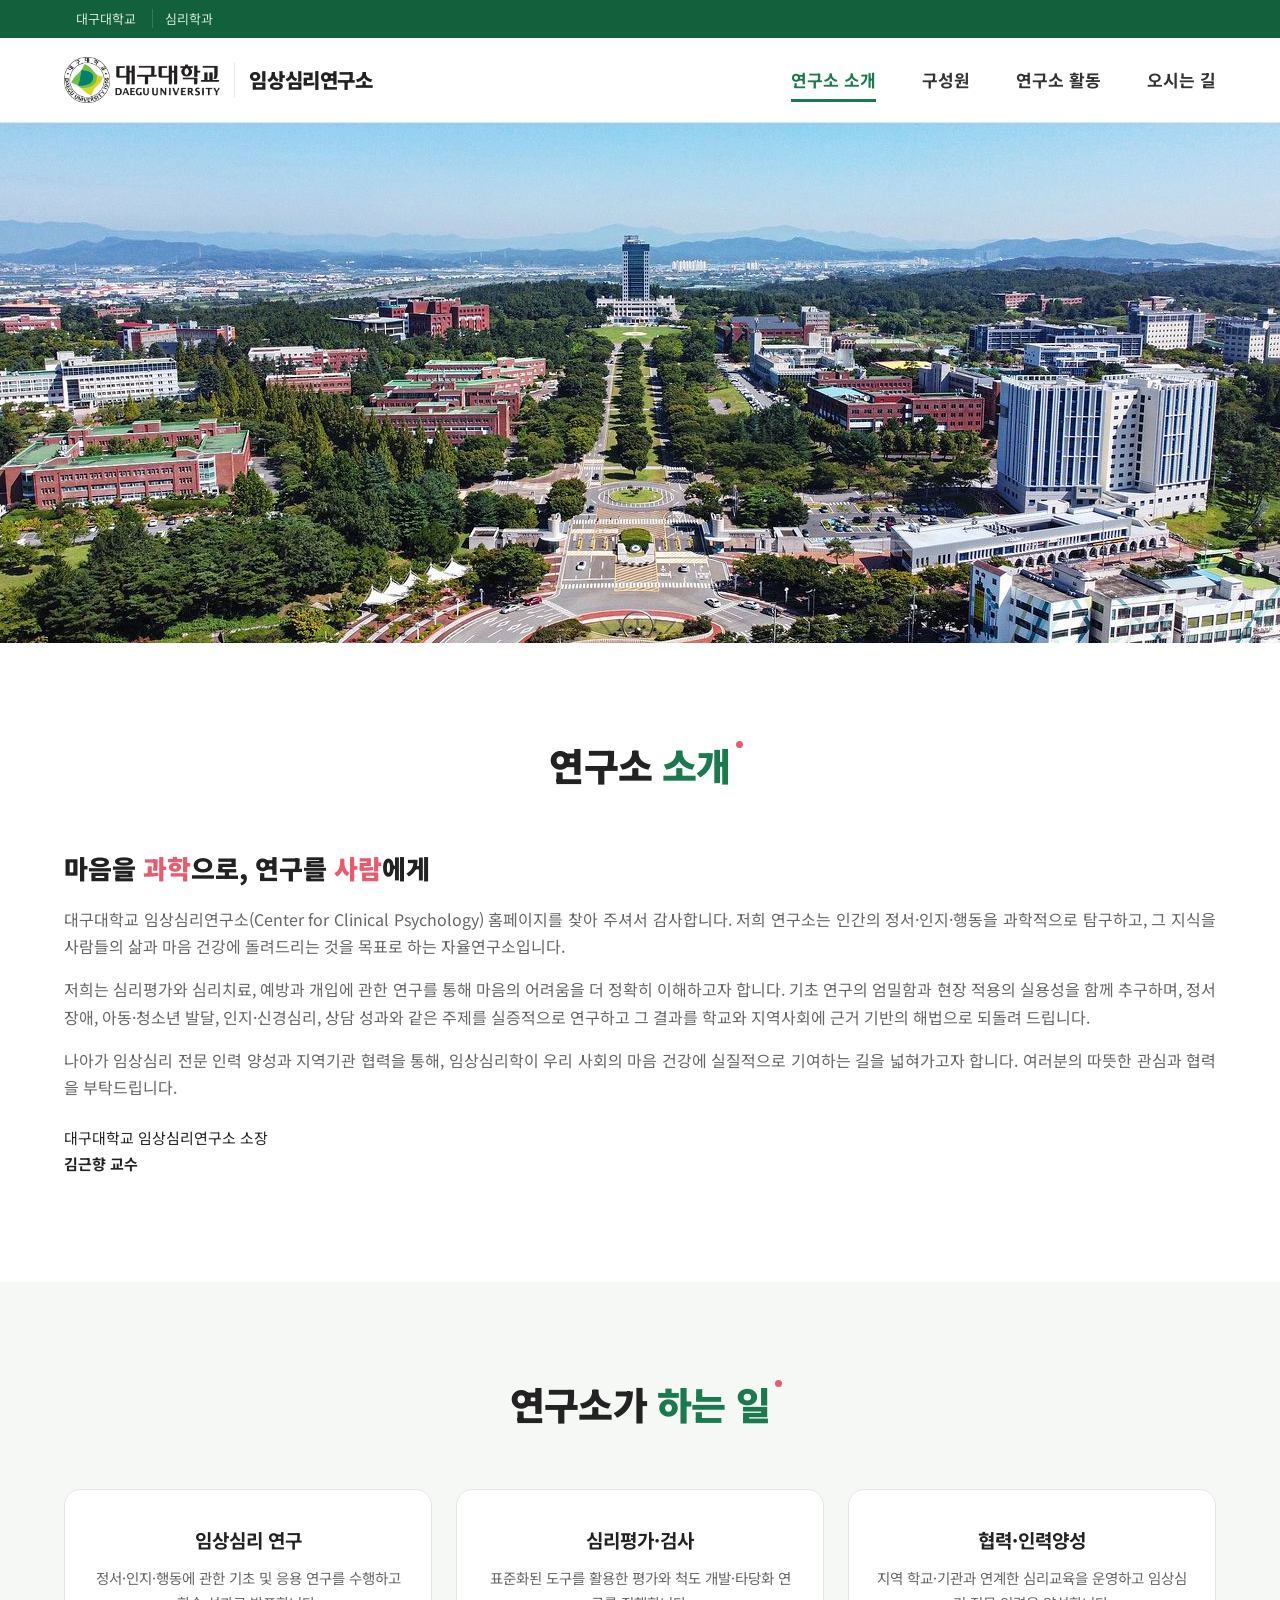
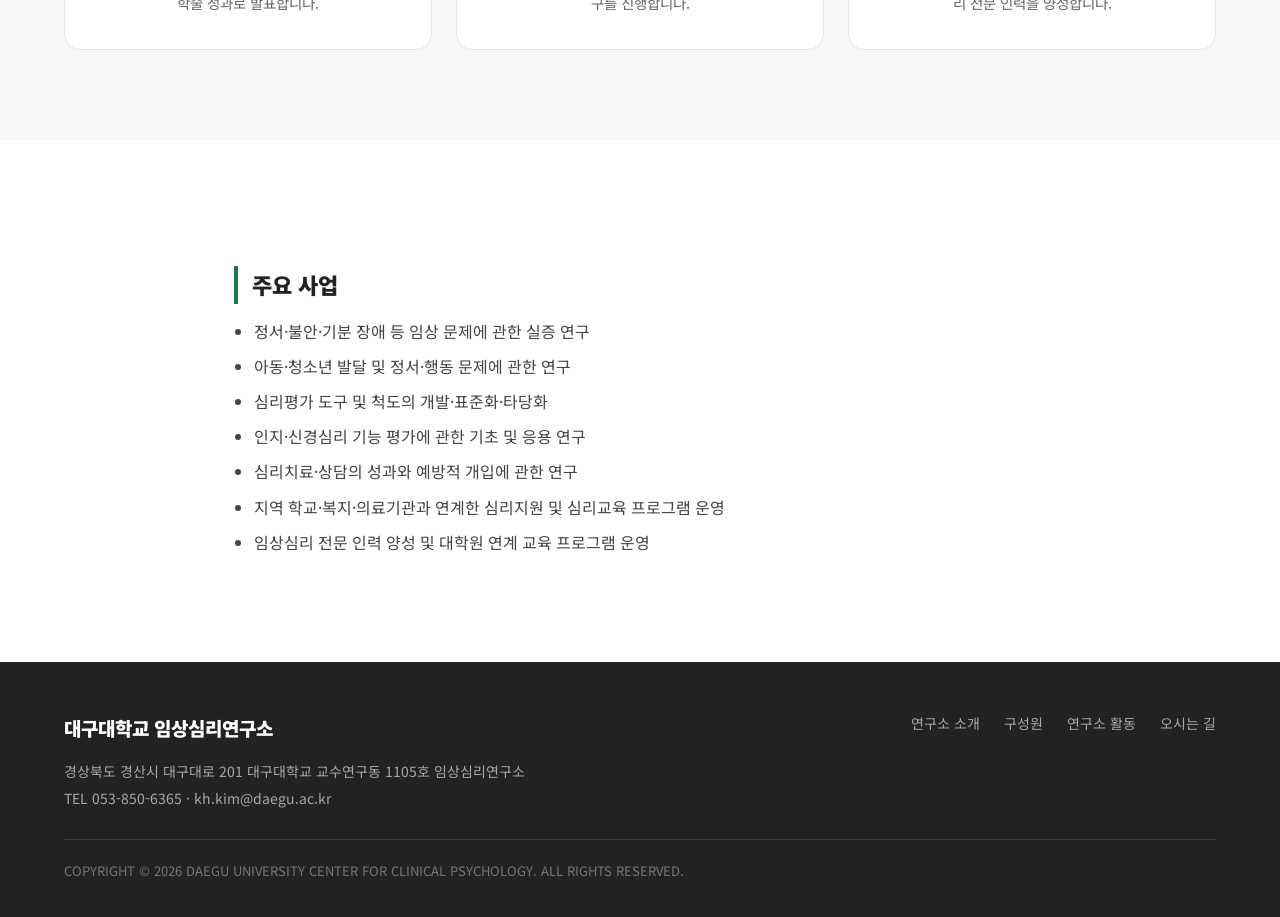
<file: index.html>
<!DOCTYPE html>
<html lang="ko">
<head>
<meta charset="UTF-8">
<meta name="viewport" content="width=device-width, initial-scale=1.0">
<title>대구대학교 임상심리연구소 | 연구소 소개</title>
<meta name="description" content="대구대학교 자율연구소. 건강한 마음을 위한 과학적 연구가 이루어지는 곳.">
<link rel="preconnect" href="https://fonts.googleapis.com">
<link rel="preconnect" href="https://fonts.gstatic.com" crossorigin>
<link href="https://fonts.googleapis.com/css2?family=Black+Han+Sans&family=Noto+Sans+KR:wght@300;400;500;700;900&display=swap" rel="stylesheet">
<link rel="stylesheet" href="style.css?v=3">
</head>
<body>

<div id="site-header"></div>

<!-- 히어로 (메인 이미지) -->
<section class="hero hero-img" style="background-image:url('메인.jpg')"></section>

<!-- 인사말 / 소개 -->
<section class="block">
  <div class="wrap">
    <div class="sec-head">
      <h2>연구소 <span class="g">소개</span></h2>
    </div>
    <div class="intro-grid" style="grid-template-columns:1fr">
      <div class="intro-text">
        <h3>마음을 <span class="c">과학</span>으로, 연구를 <span class="c">사람</span>에게</h3>
        <p>대구대학교 임상심리연구소(Center for Clinical Psychology) 홈페이지를 찾아 주셔서
           감사합니다. 저희 연구소는 인간의 정서·인지·행동을 과학적으로 탐구하고, 그 지식을
           사람들의 삶과 마음 건강에 돌려드리는 것을 목표로 하는 자율연구소입니다.</p>
        <p>저희는 심리평가와 심리치료, 예방과 개입에 관한 연구를 통해 마음의 어려움을 더 정확히
           이해하고자 합니다. 기초 연구의 엄밀함과 현장 적용의 실용성을 함께 추구하며, 정서장애,
           아동·청소년 발달, 인지·신경심리, 상담 성과와 같은 주제를 실증적으로 연구하고 그 결과를
           학교와 지역사회에 근거 기반의 해법으로 되돌려 드립니다.</p>
        <p>나아가 임상심리 전문 인력 양성과 지역기관 협력을 통해, 임상심리학이 우리 사회의 마음
           건강에 실질적으로 기여하는 길을 넓혀가고자 합니다. 여러분의 따뜻한 관심과 협력을
           부탁드립니다.</p>
        <p class="sign">대구대학교 임상심리연구소 소장<br><strong>김근향 교수</strong></p>
      </div>
    </div>
  </div>
</section>

<!-- 하는 일 -->
<section class="block alt">
  <div class="wrap">
    <div class="sec-head">
      <h2>연구소가 <span class="g">하는 일</span></h2>
    </div>
    <div class="mission-grid">
      <div class="mission-card"><h3>임상심리 연구</h3><p>정서·인지·행동에 관한 기초 및 응용 연구를 수행하고 학술 성과로 발표합니다.</p></div>
      <div class="mission-card"><h3>심리평가·검사</h3><p>표준화된 도구를 활용한 평가와 척도 개발·타당화 연구를 진행합니다.</p></div>
      <div class="mission-card"><h3>협력·인력양성</h3><p>지역 학교·기관과 연계한 심리교육을 운영하고 임상심리 전문 인력을 양성합니다.</p></div>
    </div>
  </div>
</section>

<!-- 주요 사업 (자유 서술) -->
<section class="block">
  <div class="wrap prose">
    <h3>주요 사업</h3>
    <ul>
      <li>정서·불안·기분 장애 등 임상 문제에 관한 실증 연구</li>
      <li>아동·청소년 발달 및 정서·행동 문제에 관한 연구</li>
      <li>심리평가 도구 및 척도의 개발·표준화·타당화</li>
      <li>인지·신경심리 기능 평가에 관한 기초 및 응용 연구</li>
      <li>심리치료·상담의 성과와 예방적 개입에 관한 연구</li>
      <li>지역 학교·복지·의료기관과 연계한 심리지원 및 심리교육 프로그램 운영</li>
      <li>임상심리 전문 인력 양성 및 대학원 연계 교육 프로그램 운영</li>
    </ul>
  </div>
</section>

<div id="site-footer"></div>

<script src="layout.js?v=3"></script>
</body>
</html>
</file>
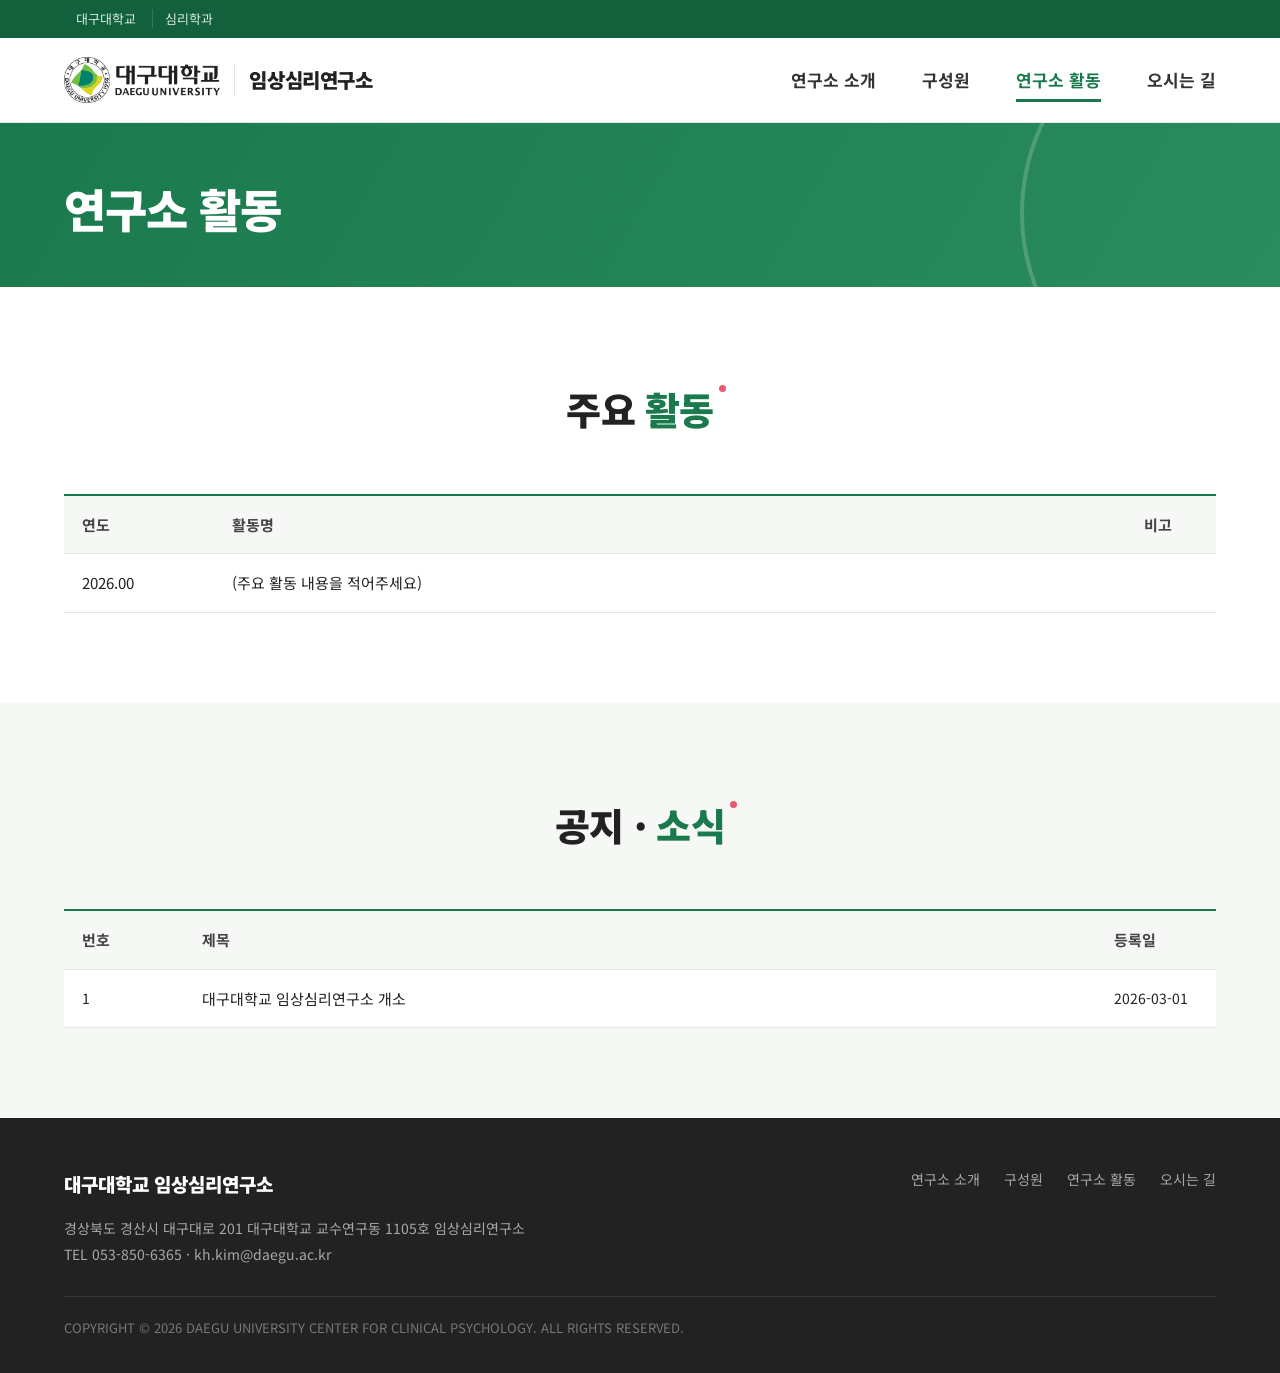
<file: activities.html>
<!DOCTYPE html>
<html lang="ko">
<head>
<meta charset="UTF-8">
<meta name="viewport" content="width=device-width, initial-scale=1.0">
<title>대구대학교 임상심리연구소 | 연구소 활동</title>
<meta name="description" content="대구대학교 임상심리연구소의 연구 프로젝트, 학술활동, 소식.">
<link rel="preconnect" href="https://fonts.googleapis.com">
<link rel="preconnect" href="https://fonts.gstatic.com" crossorigin>
<link href="https://fonts.googleapis.com/css2?family=Black+Han+Sans&family=Noto+Sans+KR:wght@300;400;500;700;900&display=swap" rel="stylesheet">
<link rel="stylesheet" href="style.css?v=3">
</head>
<body>

<div id="site-header"></div>

<section class="subhero">
  <div class="arc"></div>
  <div class="wrap">
    <h1>연구소 활동</h1>
  </div>
</section>

<!-- 주요 활동 -->
<section class="block">
  <div class="wrap">
    <div class="sec-head"><h2>주요 <span class="g">활동</span></h2></div>
    <table class="notice-table">
      <thead>
        <tr><th class="yr">연도</th><th>활동명</th><th class="rem">비고</th></tr>
      </thead>
      <tbody>
        <tr>
          <td class="yr">2026.00</td>
          <td>(주요 활동 내용을 적어주세요)</td>
          <td class="rem">&nbsp;</td>
        </tr>
        <!-- 활동을 추가하려면 위 <tr> ... </tr> 한 줄을 복사해 아래에 붙여넣으세요. -->
      </tbody>
    </table>
  </div>
</section>

<!-- 공지·소식 게시판형 -->
<section class="block alt">
  <div class="wrap">
    <div class="sec-head"><h2>공지 · <span class="g">소식</span></h2></div>
    <table class="notice-table">
      <thead>
        <tr><th class="num">번호</th><th>제목</th><th class="date">등록일</th></tr>
      </thead>
      <!-- 아래 목록은 notices.js 파일 내용으로 자동으로 채워집니다. 여기는 수정하지 마세요. -->
      <tbody id="notice-body"></tbody>
    </table>
  </div>
</section>

<div id="site-footer"></div>

<!-- 공지사항 자동 렌더링 (내용은 notices.js 에서 관리) -->
<script src="notices.js"></script>
<script>
(function(){
  var body = document.getElementById('notice-body');
  if(!body || typeof NOTICES === 'undefined') return;
  var esc = function(s){ return String(s).replace(/[&<>"]/g, function(c){
    return {'&':'&amp;','<':'&lt;','>':'&gt;','"':'&quot;'}[c]; }); };
  // 원래 순서(입력 순)를 번호로 고정하고, 화면은 날짜 최신순으로 정렬
  var items = NOTICES.map(function(n, i){ return { n:n, id:i, no:i+1 }; });
  items.sort(function(a, b){
    if(a.n.date !== b.n.date) return a.n.date < b.n.date ? 1 : -1;
    return b.no - a.no;
  });
  body.innerHTML = items.map(function(it){
    var n = it.n;
    var tag = n.tag ? '<span class="t-tag">'+esc(n.tag)+'</span>' : '';
    var title = '<a href="notice.html?id='+it.id+'">'+esc(n.title || '')+'</a>';
    return '<tr><td class="num">'+it.no+'</td><td>'+tag+title+
           '</td><td class="date">'+esc(n.date||'')+'</td></tr>';
  }).join('');
})();
</script>

<script src="layout.js?v=3"></script>
</body>
</html>
</file>
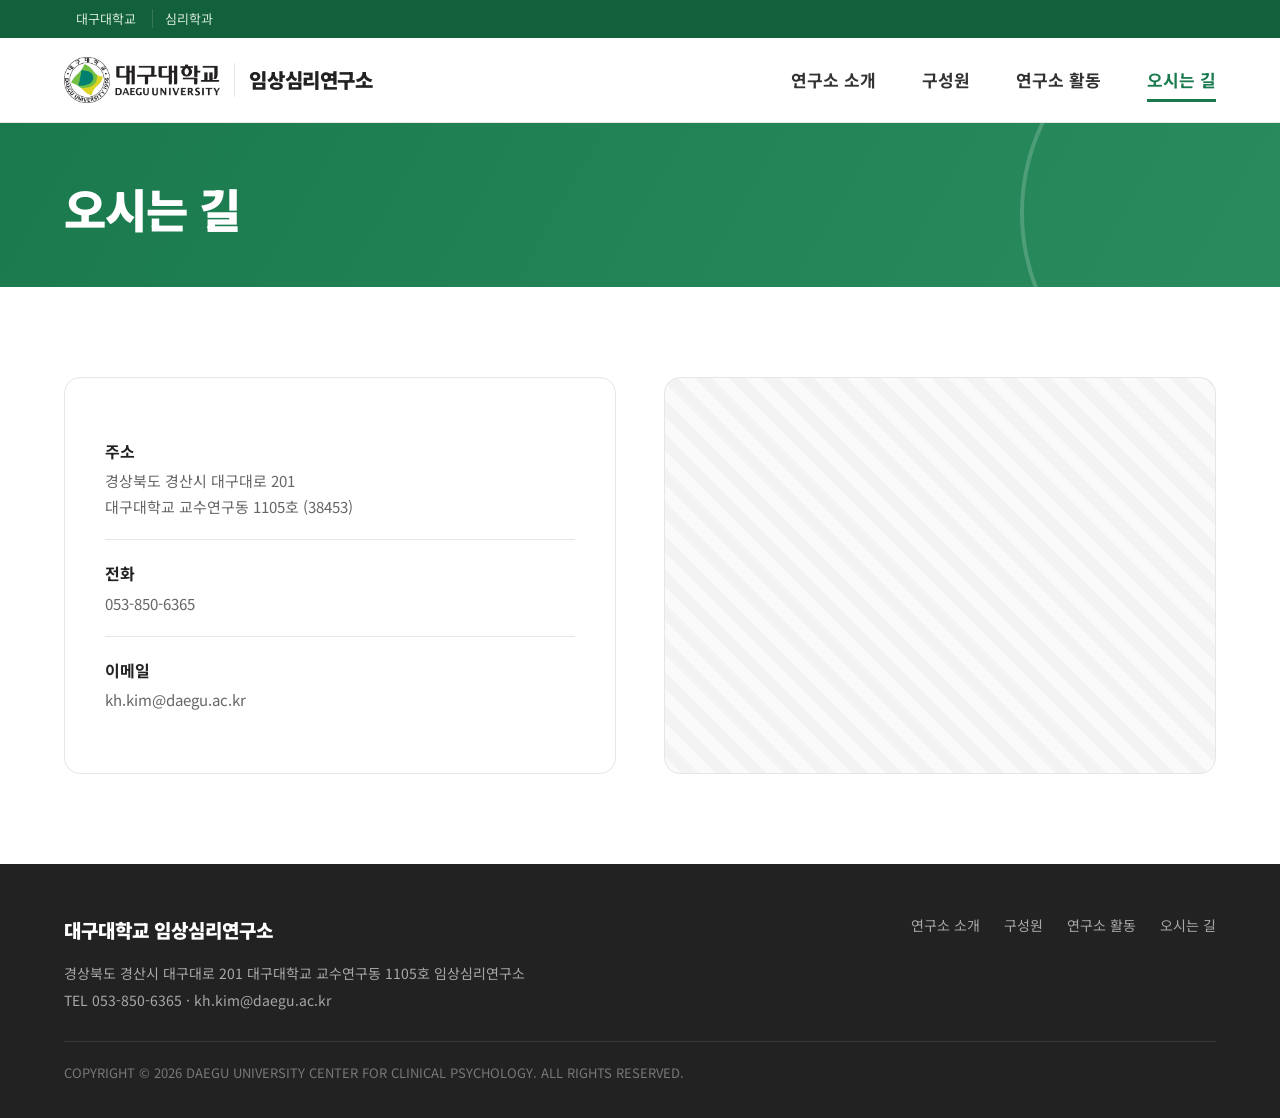
<file: location.html>
<!DOCTYPE html>
<html lang="ko">
<head>
<meta charset="UTF-8">
<meta name="viewport" content="width=device-width, initial-scale=1.0">
<title>대구대학교 임상심리연구소 | 오시는 길</title>
<meta name="description" content="대구대학교 임상심리연구소 위치, 연락처, 오시는 길 안내.">
<link rel="preconnect" href="https://fonts.googleapis.com">
<link rel="preconnect" href="https://fonts.gstatic.com" crossorigin>
<link href="https://fonts.googleapis.com/css2?family=Black+Han+Sans&family=Noto+Sans+KR:wght@300;400;500;700;900&display=swap" rel="stylesheet">
<link rel="stylesheet" href="style.css?v=3">
</head>
<body>

<div id="site-header"></div>

<section class="subhero">
  <div class="arc"></div>
  <div class="wrap">
    <h1>오시는 길</h1>
  </div>
</section>

<section class="block">
  <div class="wrap">
    <div class="contact-grid">
      <div class="contact-info">
        <div class="row"><div><h4>주소</h4><p>경상북도 경산시 대구대로 201<br>대구대학교 교수연구동 1105호 (38453)</p></div></div>
        <div class="row"><div><h4>전화</h4><p>053-850-6365</p></div></div>
        <div class="row"><div><h4>이메일</h4><p>kh.kim@daegu.ac.kr</p></div></div>
      </div>
      <div class="map" style="padding:0;overflow:hidden">
        <iframe
          src="https://www.google.com/maps/embed?pb=!1m5!3m3!1m2!1s0x35666da1c9530cdf%3A0x55a6413b4a8f2a39!2z64yA6rWs64yA7ZWZ6rWQIOyCrO2ajOqzvO2VmeuMgO2Vmeq0gA!5e0!3m2!1sko!2skr!4v1786532322169!5m2!1sko!2skr"
          style="border:0;width:100%;height:100%;min-height:360px"
          loading="lazy" referrerpolicy="strict-origin-when-cross-origin"
          allowfullscreen title="대구대학교 임상심리연구소 위치"></iframe>
      </div>
    </div>
  </div>
</section>

<div id="site-footer"></div>

<script src="layout.js?v=3"></script>
</body>
</html>
</file>
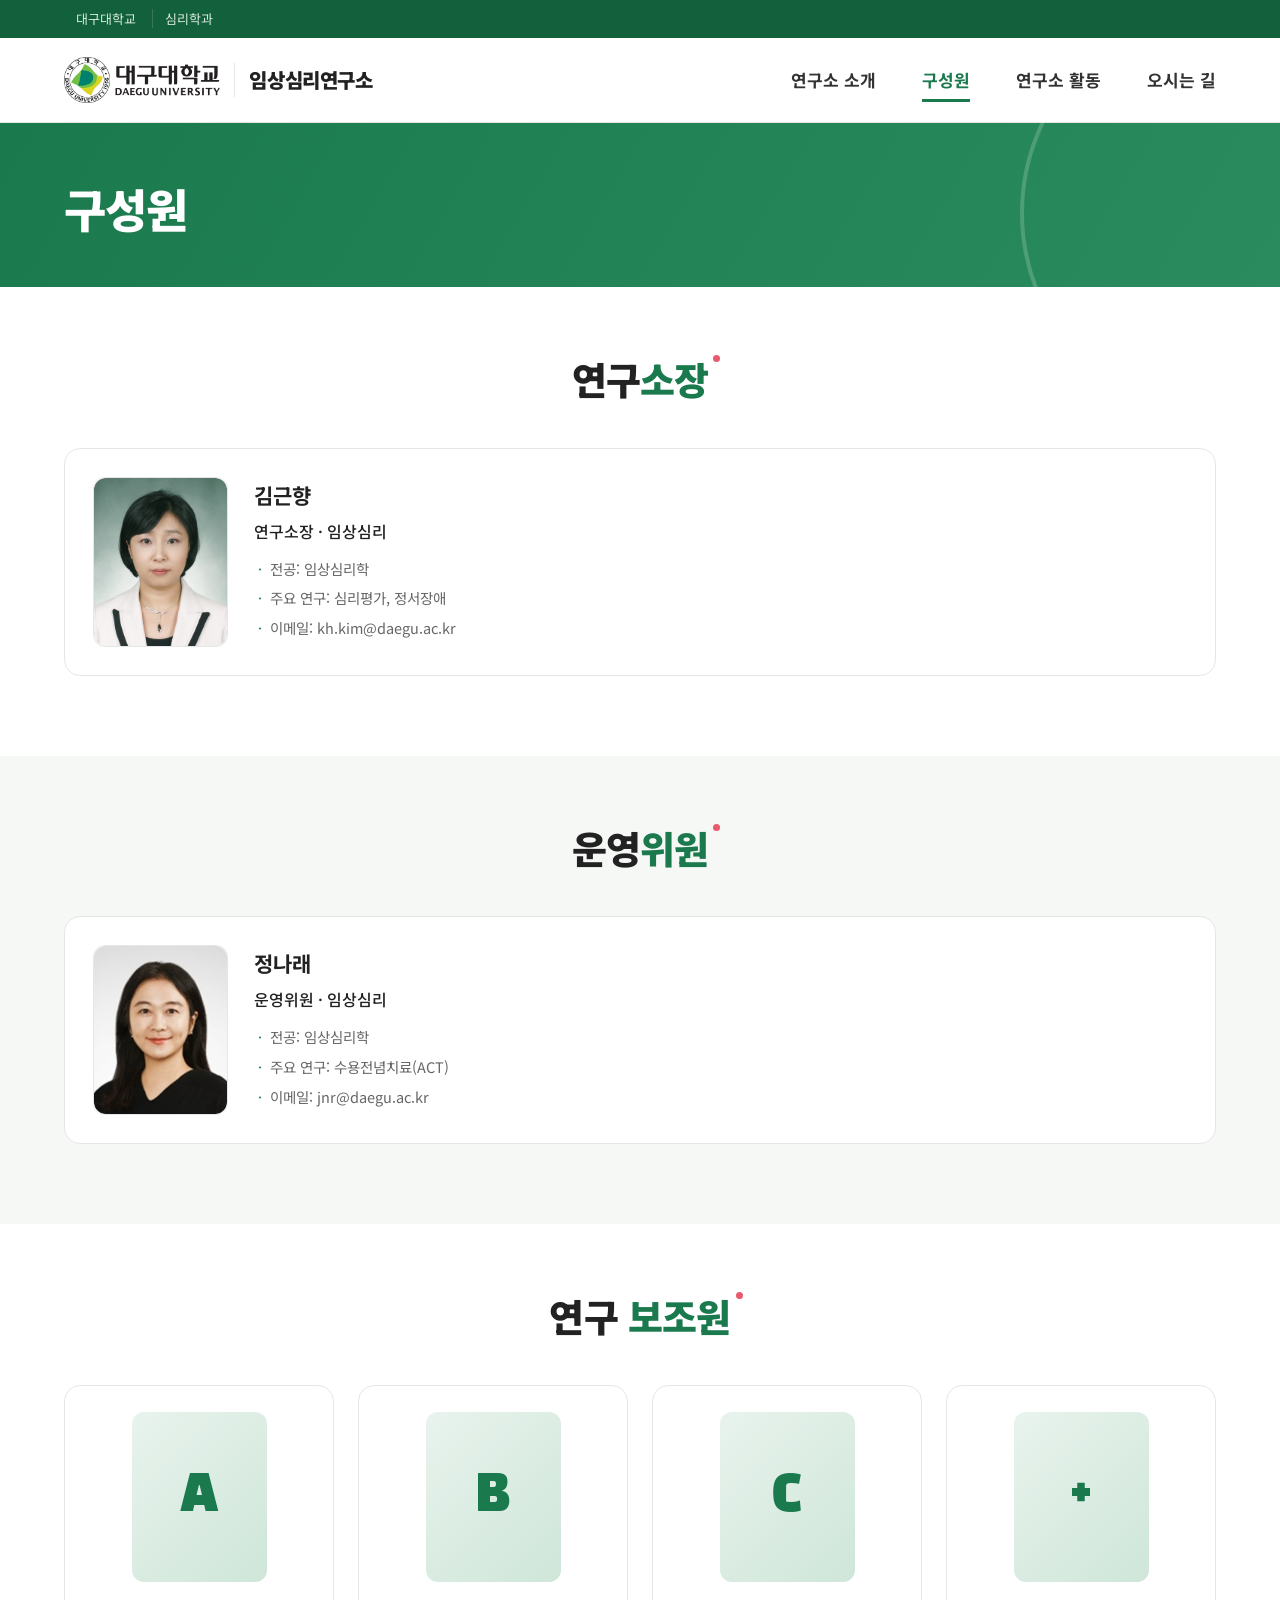
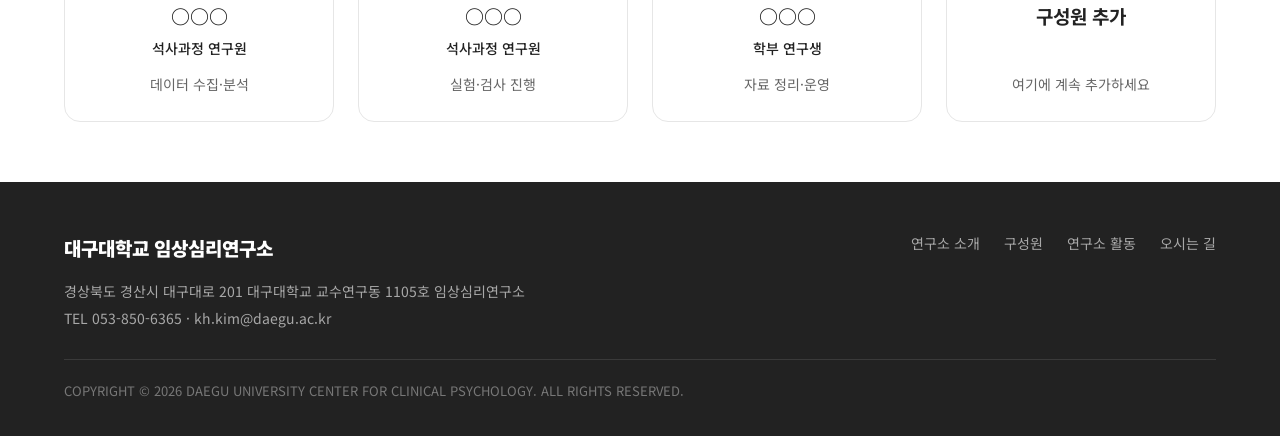
<file: members.html>
<!DOCTYPE html>
<html lang="ko">
<head>
<meta charset="UTF-8">
<meta name="viewport" content="width=device-width, initial-scale=1.0">
<title>대구대학교 임상심리연구소 | 구성원</title>
<meta name="description" content="대구대학교 임상심리연구소 구성원 소개입니다.">
<link rel="preconnect" href="https://fonts.googleapis.com">
<link rel="preconnect" href="https://fonts.gstatic.com" crossorigin>
<link href="https://fonts.googleapis.com/css2?family=Black+Han+Sans&family=Noto+Sans+KR:wght@300;400;500;700;900&display=swap" rel="stylesheet">
<link rel="stylesheet" href="style.css?v=3">
</head>
<body>

<div id="site-header"></div>

<!-- 서브 배너 -->
<section class="subhero">
  <div class="arc"></div>
  <div class="wrap">
    <h1>구성원</h1>
  </div>
</section>

<!-- 소장 -->
<!-- 사진을 넣으려면 <div class="ph">○</div> 를
     <div class="ph"><img src="사진파일.jpg" alt="이름"></div> 로 바꾸세요. -->
<section class="block" style="padding:60px 0">
  <div class="wrap">
    <div class="sec-head" style="margin-bottom:36px"><h2>연구<span class="g">소장</span></h2></div>
    <div class="member-row">
      <div class="ph"><img src="김근향.png" alt="김근향 소장"></div>
      <div class="info">
        <h3>김근향</h3>
        <p class="role">연구소장 · 임상심리</p>
        <ul>
          <li>전공: 임상심리학</li>
          <li>주요 연구: 심리평가, 정서장애</li>
          <li>이메일: kh.kim@daegu.ac.kr</li>
        </ul>
      </div>
    </div>
  </div>
</section>

<!-- 운영위원 -->
<section class="block alt" style="padding:60px 0">
  <div class="wrap">
    <div class="sec-head" style="margin-bottom:36px"><h2>운영<span class="g">위원</span></h2></div>
    <div class="member-row">
      <div class="ph"><img src="정나래.png" alt="정나래 운영위원"></div>
      <div class="info">
        <h3>정나래</h3>
        <p class="role">운영위원 · 임상심리</p>
        <ul>
          <li>전공: 임상심리학</li>
          <li>주요 연구: 수용전념치료(ACT)</li>
          <li>이메일: jnr@daegu.ac.kr</li>
        </ul>
      </div>
    </div>
    <!-- 위원을 추가하려면 위 member-row 블록을 복사해 아래에 붙여넣으세요. -->
  </div>
</section>

<!-- 연구보조원 (카드형) -->
<section class="block" style="padding:60px 0">
  <div class="wrap">
    <div class="sec-head" style="margin-bottom:36px"><h2>연구 <span class="g">보조원</span></h2></div>
    <div class="team-grid">
      <div class="member"><div class="photo">A</div><div class="m-body"><h3>○○○</h3><p class="role">석사과정 연구원</p><p>데이터 수집·분석</p></div></div>
      <div class="member"><div class="photo">B</div><div class="m-body"><h3>○○○</h3><p class="role">석사과정 연구원</p><p>실험·검사 진행</p></div></div>
      <div class="member"><div class="photo">C</div><div class="m-body"><h3>○○○</h3><p class="role">학부 연구생</p><p>자료 정리·운영</p></div></div>
      <div class="member"><div class="photo">+</div><div class="m-body"><h3>구성원 추가</h3><p class="role">&nbsp;</p><p>여기에 계속 추가하세요</p></div></div>
    </div>
  </div>
</section>

<div id="site-footer"></div>

<script src="layout.js?v=3"></script>
</body>
</html>
</file>
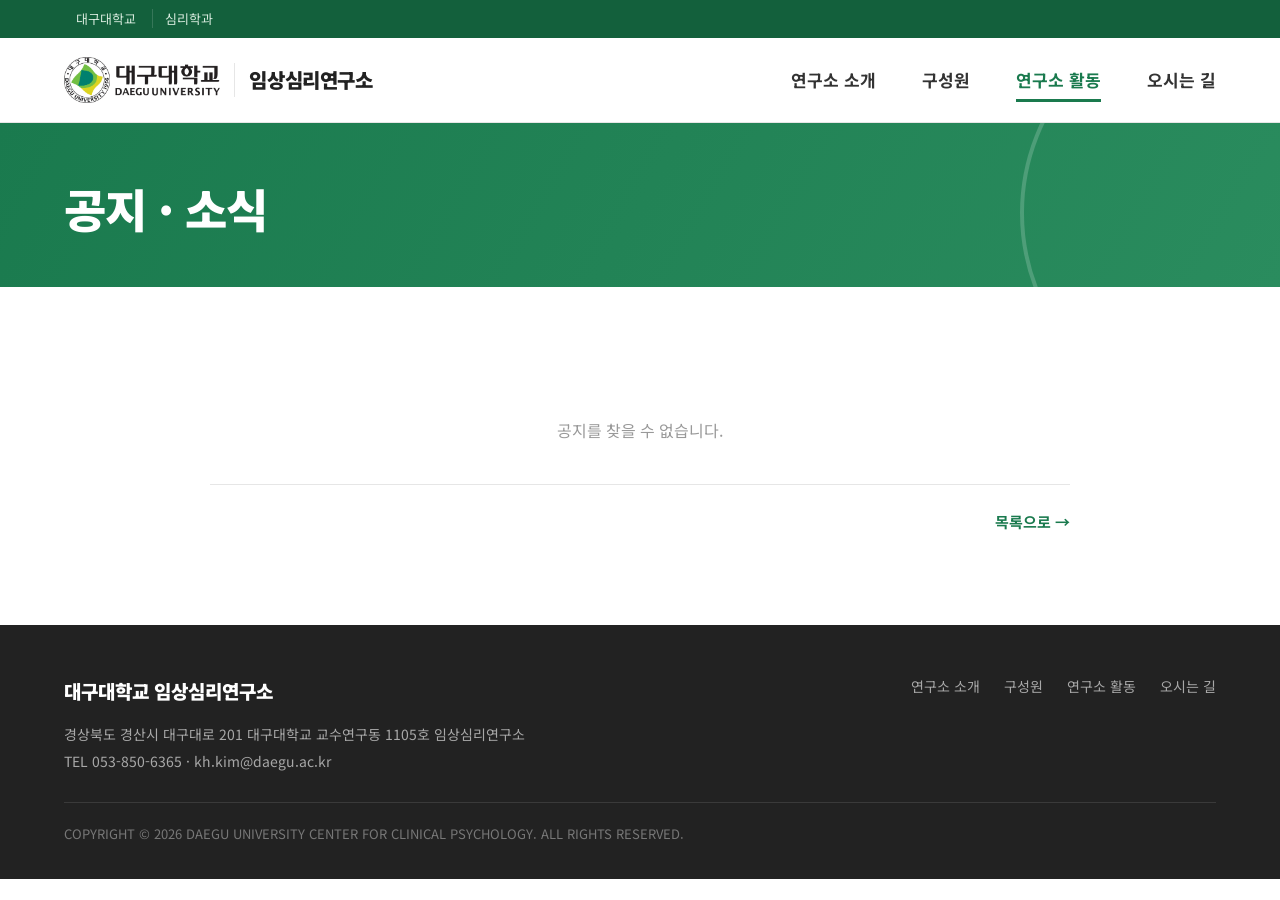
<file: notice.html>
<!DOCTYPE html>
<html lang="ko">
<head>
<meta charset="UTF-8">
<meta name="viewport" content="width=device-width, initial-scale=1.0">
<title>대구대학교 임상심리연구소 | 공지 상세</title>
<meta name="description" content="대구대학교 임상심리연구소 공지사항 상세 보기.">
<link rel="preconnect" href="https://fonts.googleapis.com">
<link rel="preconnect" href="https://fonts.gstatic.com" crossorigin>
<link href="https://fonts.googleapis.com/css2?family=Black+Han+Sans&family=Noto+Sans+KR:wght@300;400;500;700;900&display=swap" rel="stylesheet">
<link rel="stylesheet" href="style.css?v=3">
</head>
<body>

<div id="site-header"></div>

<section class="subhero">
  <div class="arc"></div>
  <div class="wrap">
    <h1>공지 · 소식</h1>
  </div>
</section>

<section class="block">
  <div class="wrap">
    <article class="notice-view" id="notice-view">
      <p style="text-align:center;color:#999;padding:40px 0">불러오는 중…</p>
    </article>
  </div>
</section>

<div id="site-footer"></div>

<!-- 공지 상세 렌더링 (내용은 notices.js 에서 관리) -->
<script src="notices.js"></script>
<script>
(function(){
  var view = document.getElementById('notice-view');
  var esc = function(s){ return String(s).replace(/[&<>"]/g, function(c){
    return {'&':'&amp;','<':'&lt;','>':'&gt;','"':'&quot;'}[c]; }); };

  function param(name){
    var m = new RegExp('[?&]'+name+'=([^&]*)').exec(location.search);
    return m ? decodeURIComponent(m[1]) : null;
  }
  var id = parseInt(param('id'), 10);

  if(typeof NOTICES === 'undefined' || isNaN(id) || !NOTICES[id]){
    view.innerHTML = '<p style="text-align:center;color:#999;padding:40px 0">'
      + '공지를 찾을 수 없습니다.</p>'
      + '<div class="nv-nav"><span></span>'
      + '<a href="activities.html">목록으로 →</a></div>';
    return;
  }

  var n = NOTICES[id];
  document.title = '대구대학교 임상심리연구소 | ' + (n.title || '공지 상세');

  // 본문: 빈 줄로 문단 분리, 문단 내 줄바꿈은 <br>
  var bodyHtml = '';
  if(n.body){
    bodyHtml = n.body.trim().split(/\n\s*\n/).map(function(p){
      return '<p>' + esc(p.trim()).replace(/\n/g, '<br>') + '</p>';
    }).join('');
  }else{
    bodyHtml = '<p style="color:#999">등록된 상세 내용이 없습니다.</p>';
  }

  var fileHtml = '';
  if(n.file){
    fileHtml = '<div class="nv-file">📎 첨부파일: '
      + '<a href="' + esc(n.file) + '" download>' + esc(n.file) + '</a></div>';
  }

  // 날짜 최신순에서의 이전/다음 글 찾기 (목록과 동일한 정렬)
  var order = NOTICES.map(function(x, i){ return { id:i, date:x.date, no:i+1 }; });
  order.sort(function(a, b){
    if(a.date !== b.date) return a.date < b.date ? 1 : -1;
    return b.no - a.no;
  });
  var pos = order.findIndex(function(x){ return x.id === id; });
  var newer = pos > 0 ? order[pos-1] : null;             // 더 최신 글
  var older = pos < order.length-1 ? order[pos+1] : null; // 더 이전 글

  var newerLink = newer
    ? '<a href="notice.html?id=' + newer.id + '">← 이전 글(최신)</a>'
    : '<span class="disabled">← 이전 글</span>';
  var olderLink = older
    ? '<a href="notice.html?id=' + older.id + '">다음 글(과거) →</a>'
    : '<span class="disabled">다음 글 →</span>';

  view.innerHTML =
    '<div class="nv-head">'
    + (n.tag ? '<span class="nv-tag">' + esc(n.tag) + '</span><br>' : '')
    + '<h1>' + esc(n.title || '') + '</h1>'
    + '<p class="nv-date">' + esc(n.date || '') + '</p>'
    + '</div>'
    + '<div class="nv-body">' + bodyHtml + '</div>'
    + fileHtml
    + '<div class="nv-nav">' + newerLink
    + ' <a href="activities.html">목록</a> '
    + olderLink + '</div>';
})();
</script>

<script src="layout.js?v=3"></script>
</body>
</html>
</file>
<file: style.css>
/* =========================================================
   대구대학교 임상심리연구소 — 공통 스타일시트
   색·폰트·여백을 여기서 한 번에 관리합니다.
   ========================================================= */

:root{
  --green:#1A7A4E;        /* 대구대 브랜드 그린 */
  --green-deep:#13603C;
  --green-soft:#E8F3ED;
  --coral:#E85A6E;        /* 포인트 코랄 */
  --ink:#222;
  --gray:#666;
  --gray-light:#999;
  --line:#E6E6E6;
  --bg:#FFFFFF;
  --soft:#F6F8F6;
}
*{box-sizing:border-box;margin:0;padding:0}
html{scroll-behavior:smooth}
body{font-family:'Noto Sans KR',sans-serif;color:var(--ink);line-height:1.7;background:var(--bg);-webkit-font-smoothing:antialiased}
a{color:inherit;text-decoration:none}
img{max-width:100%;display:block}
.wrap{max-width:1200px;margin:0 auto;padding:0 24px}

/* ===== 유틸 바 ===== */
.utility{background:var(--green-deep);color:#D7EADD;font-size:13px}
.utility .wrap{display:flex;justify-content:space-between;align-items:center;height:38px}
.utility a{color:#D7EADD;padding:0 12px;border-left:1px solid rgba(255,255,255,.15)}
.utility a:first-child{border-left:none}
.utility .u-left a:hover,.utility .u-right a:hover{color:#fff}
.utility .u-right a{display:inline-flex;align-items:center;gap:5px}

/* ===== 헤더 / 네비 ===== */
/* 공통 레이아웃 래퍼가 헤더 고정(sticky)을 방해하지 않도록 처리 */
#site-header{display:contents}
header{background:#fff;border-bottom:1px solid var(--line);position:sticky;top:0;z-index:60}
.header-inner{display:flex;align-items:center;justify-content:space-between;height:84px}
.brand{display:flex;align-items:center;gap:14px}
.brand .emblem-img{height:46px;width:auto;object-fit:contain}
.brand .b-text{padding-left:14px;border-left:1px solid var(--line)}
.brand .emblem{width:46px;height:46px;border-radius:50%;background:var(--green);
  display:flex;align-items:center;justify-content:center;color:#fff;font-weight:900;font-size:13px;
  border:3px solid #F2C94C}
.brand .b-text strong{font-size:20px;font-weight:900;letter-spacing:-.02em}
.brand .b-text span{display:block;font-size:11px;color:var(--gray-light);letter-spacing:.18em;font-weight:500}
nav.gnb{display:flex;gap:46px}
nav.gnb a{font-size:17px;font-weight:700;color:#333;position:relative;padding:6px 0}
nav.gnb a::after{content:"";position:absolute;left:0;bottom:-2px;width:0;height:3px;background:var(--green);transition:.25s}
nav.gnb a:hover{color:var(--green)}
nav.gnb a:hover::after{width:100%}
nav.gnb a.active{color:var(--green)}
nav.gnb a.active::after{width:100%}
.burger{display:none;border:none;background:none;font-size:26px;cursor:pointer}

/* ===== 홈 히어로 (index 전용) ===== */
.hero{position:relative;height:520px;overflow:hidden;
  background:linear-gradient(120deg,#1A7A4E 0%,#2A8C5E 45%,#7FB89A 100%)}
/* 메인 이미지 배너 (기존 초록 배너와 동일한 높이 520px에 맞춰 채움) */
.hero-img{background-size:cover;background-position:center;background-repeat:no-repeat}
.hero .arc{position:absolute;left:-180px;top:50%;transform:translateY(-50%);
  width:680px;height:680px;border:5px solid var(--coral);border-radius:50%;
  border-right-color:transparent;border-top-color:transparent;opacity:.85}
.hero-content{position:relative;z-index:2;height:100%;display:flex;flex-direction:column;justify-content:center;align-items:center;text-align:center;color:#fff}
.hero .eyebrow{font-size:15px;letter-spacing:.25em;font-weight:700;color:#D7EADD;margin-bottom:14px}
.hero h1{font-family:'Black Han Sans',sans-serif;font-size:clamp(34px,5.5vw,60px);line-height:1.18;font-weight:400;letter-spacing:-.01em;text-shadow:0 2px 12px rgba(0,0,0,.18)}
.hero h1 .pt{color:#FFD9DF}
.hero p{margin-top:22px;font-size:clamp(15px,1.8vw,18px);color:#EAF4EE;font-weight:300;max-width:540px}

/* ===== 내부 페이지 서브 배너 ===== */
.subhero{background:linear-gradient(120deg,var(--green) 0%,#2A8C5E 100%);color:#fff;position:relative;overflow:hidden}
.subhero .arc{position:absolute;right:-160px;top:-120px;width:420px;height:420px;border:4px solid rgba(255,255,255,.18);border-radius:50%}
.subhero .wrap{position:relative;z-index:2;padding:46px 24px 40px}
.subhero h1{font-size:clamp(30px,4vw,46px);font-weight:900;letter-spacing:-.02em}
.subhero .crumb{margin-top:12px;font-size:14px;color:#D7EADD}
.subhero .crumb a:hover{color:#fff;text-decoration:underline}

/* ===== 퀵 링크 ===== */
.quick{background:var(--soft);border-bottom:1px solid var(--line)}
.quick .wrap{display:grid;grid-template-columns:repeat(4,1fr)}
.quick a{display:flex;flex-direction:column;align-items:center;gap:12px;padding:32px 10px;border-left:1px solid var(--line);transition:.2s}
.quick a:first-child{border-left:none}
.quick a:hover{background:#fff}
.quick .qi{width:60px;height:60px;border-radius:50%;border:2px solid var(--green);
  display:flex;align-items:center;justify-content:center;font-size:26px;color:var(--green);transition:.2s}
.quick a:hover .qi{background:var(--green);color:#fff}
.quick .ql{font-size:15px;font-weight:500;color:#444}

/* ===== 섹션 공통 ===== */
section.block{padding:90px 0}
section.block.alt{background:var(--soft)}
.sec-head{text-align:center;margin-bottom:52px}
.sec-head h2{font-size:clamp(26px,3.4vw,38px);font-weight:900;letter-spacing:-.02em}
.sec-head h2 .g{color:var(--green);position:relative}
.sec-head h2 .g::after{content:"";position:absolute;right:-12px;top:4px;width:7px;height:7px;border-radius:50%;background:var(--coral)}
.sec-head p{color:var(--gray);margin-top:14px;font-size:16px}

/* ===== 소개 ===== */
.intro-grid{display:grid;grid-template-columns:1.1fr 1fr;gap:60px;align-items:center}
.intro-text h3{font-size:26px;font-weight:900;line-height:1.4;margin-bottom:20px}
.intro-text h3 .c{color:var(--coral)}
.intro-text p{color:var(--gray);margin-bottom:16px;font-size:16px;text-align:justify}
.intro-text p.sign{text-align:left}
.intro-text .sign{margin-top:24px;font-size:15px;color:var(--ink)}
.intro-text .sign strong{font-weight:700}
.intro-visual{background:linear-gradient(135deg,var(--green) 0%,#36996A 100%);border-radius:20px;height:auto;
  display:flex;align-items:center;justify-content:center;color:#fff;text-align:center;position:relative;overflow:hidden}
.intro-visual .big{font-family:'Black Han Sans',sans-serif;font-size:120px;opacity:.22;position:absolute}
.intro-visual .label{position:relative;z-index:2}
.intro-visual .label .yr{font-family:'Black Han Sans',sans-serif;font-size:54px}
.intro-visual .label .sub{font-size:16px;letter-spacing:.1em;margin-top:6px}

/* 미션/연혁 카드 */
.mission-grid{display:grid;grid-template-columns:repeat(3,1fr);gap:24px;margin-top:8px}
.mission-card{background:#fff;border:1px solid var(--line);border-radius:16px;padding:34px 28px;text-align:center}
.mission-card .mi{font-size:38px;margin-bottom:14px}
.mission-card h3{font-size:19px;font-weight:700;margin-bottom:10px}
.mission-card p{font-size:14.5px;color:var(--gray)}

/* ===== 하는 일 / 활동 카드 ===== */
.work-grid{display:grid;grid-template-columns:repeat(4,1fr);gap:24px}
.work-card{background:#fff;border:1px solid var(--line);border-radius:16px;padding:34px 26px;transition:.25s}
.work-card:hover{border-color:var(--green);box-shadow:0 12px 30px rgba(26,122,78,.1);transform:translateY(-4px)}
.work-card .wn{font-family:'Black Han Sans',sans-serif;font-size:30px;color:#CFE6D9}
.work-card .wi{font-size:34px;margin:8px 0 16px}
.work-card h3{font-size:19px;font-weight:700;margin-bottom:10px}
.work-card p{font-size:14.5px;color:var(--gray)}

/* ===== 구성원 ===== */
.team-grid{display:grid;grid-template-columns:repeat(4,1fr);gap:24px}
.member{background:#fff;border:1px solid var(--line);border-radius:16px;text-align:center;transition:.25s;padding:26px 18px 24px}
.member .photo{width:135px;height:170px;margin:0 auto 18px;border-radius:12px;overflow:hidden;background:linear-gradient(135deg,#E8F3ED,#CFE6D9);
  display:flex;align-items:center;justify-content:center;font-family:'Black Han Sans',sans-serif;font-size:50px;color:var(--green)}
.member .photo img{width:100%;height:100%;object-fit:cover;object-position:center top}
.member .m-body{padding:0}
.member h3{font-size:19px;font-weight:700}
.member .role{color:var(--ink);font-size:14px;font-weight:500;margin:5px 0 12px}
.member p{font-size:14px;color:var(--gray)}

/* 구성원 상세 리스트(가로형) */
.member-row{display:flex;gap:26px;background:#fff;border:1px solid var(--line);border-radius:16px;padding:28px;margin-bottom:20px;align-items:center}
.member-row .ph{width:135px;height:170px;border-radius:12px;flex-shrink:0;background:#fff;border:1px solid var(--line);overflow:hidden;
  display:flex;align-items:center;justify-content:center;font-family:'Black Han Sans',sans-serif;font-size:46px;color:var(--green)}
.member-row .ph img{width:100%;height:100%;object-fit:cover;object-position:center top;border-radius:12px}
.member-row .info h3{font-size:21px;font-weight:700}
.member-row .info .role{color:var(--ink);font-weight:500;margin:4px 0 12px}
.member-row .info ul{list-style:none;font-size:14.5px;color:var(--gray)}
.member-row .info ul li{padding-left:16px;position:relative;margin-bottom:5px}
.member-row .info ul li::before{content:"·";position:absolute;left:4px;color:var(--green)}

/* ===== 보드형 (연구·활동) ===== */
.board{display:grid;grid-template-columns:340px 1fr;border:1px solid var(--line);border-radius:16px;overflow:hidden;background:#fff}
.board-feat{background:var(--green);color:#fff;padding:44px 36px;display:flex;flex-direction:column;justify-content:center}
.board-feat .tag{font-size:13px;background:rgba(255,255,255,.2);padding:5px 12px;border-radius:999px;align-self:flex-start;margin-bottom:18px}
.board-feat h3{font-size:24px;font-weight:900;line-height:1.4;margin-bottom:16px}
.board-feat .date{font-size:14px;color:#D7EADD}
.board-feat .more{margin-top:auto;padding-top:24px;font-size:14px;color:#fff}
.board-list{display:grid;grid-template-columns:1fr 1fr}
.board-item{padding:30px;border-left:1px solid var(--line);border-bottom:1px solid var(--line);transition:.2s}
.board-item:hover{background:var(--soft)}
.board-item .new{display:inline-block;border:1px solid var(--green);color:var(--green);font-size:11px;font-weight:700;border-radius:999px;padding:2px 10px;margin-bottom:12px}
.board-item h4{font-size:16.5px;font-weight:700;margin-bottom:10px;line-height:1.45}
.board-item p{font-size:14px;color:var(--gray);margin-bottom:14px;display:-webkit-box;-webkit-line-clamp:2;-webkit-box-orient:vertical;overflow:hidden}
.board-item .date{font-size:13px;color:var(--gray-light)}

/* 단순 게시판형 리스트(표) */
.notice-table{width:100%;border-top:2px solid var(--green);border-collapse:collapse;background:#fff}
.notice-table th,.notice-table td{padding:16px 18px;border-bottom:1px solid var(--line);font-size:15px;text-align:left}
.notice-table th{background:var(--soft);font-weight:700;color:#444}
.notice-table td.num,.notice-table td.date{color:var(--ink);font-size:14px;width:120px}
.notice-table .yr{width:150px;white-space:nowrap}
.notice-table .rem{width:90px}
.notice-table tr:hover td{background:var(--soft)}
.notice-table .t-tag{display:inline-block;background:var(--green-soft);color:var(--green);font-size:12px;font-weight:700;border-radius:6px;padding:2px 8px;margin-right:8px}

/* 활동 갤러리 카드 */
.gallery{display:grid;grid-template-columns:repeat(3,1fr);gap:24px}
.gcard{background:#fff;border:1px solid var(--line);border-radius:16px;overflow:hidden;transition:.25s}
.gcard:hover{box-shadow:0 12px 30px rgba(0,0,0,.08);transform:translateY(-4px)}
.gcard .gimg{height:180px;background:linear-gradient(135deg,#CFE6D9,#A9D4BD);display:flex;align-items:center;justify-content:center;font-size:42px}
.gcard .g-body{padding:22px}
.gcard h4{font-size:17px;font-weight:700;margin-bottom:8px}
.gcard p{font-size:14px;color:var(--gray);margin-bottom:10px}
.gcard .date{font-size:13px;color:var(--gray-light)}

/* ===== 오시는 길 ===== */
.contact-grid{display:grid;grid-template-columns:1fr 1fr;gap:48px;align-items:stretch}
.contact-info{background:#fff;border:1px solid var(--line);border-radius:16px;padding:40px}
.contact-info .row{display:flex;gap:16px;padding:20px 0;border-bottom:1px solid var(--line)}
.contact-info .row:last-child{border-bottom:none}
.contact-info .ci{width:44px;height:44px;border-radius:50%;background:var(--green-soft);color:var(--green);
  display:flex;align-items:center;justify-content:center;font-size:20px;flex-shrink:0}
.contact-info h4{font-size:16px;margin-bottom:3px}
.contact-info p{font-size:15px;color:var(--gray)}
.map{background:#fff;border:1px solid var(--line);border-radius:16px;
  display:flex;align-items:center;justify-content:center;color:var(--gray-light);
  background:repeating-linear-gradient(45deg,#fafafa,#fafafa 12px,#f3f3f3 12px,#f3f3f3 24px);min-height:360px;text-align:center}

/* ===== 공지 상세 보기 ===== */
.notice-view{max-width:860px;margin:0 auto}
.notice-view .nv-head{border-bottom:2px solid var(--green);padding-bottom:22px;margin-bottom:8px}
.notice-view .nv-tag{display:inline-block;background:var(--green-soft);color:var(--green);font-size:13px;font-weight:700;border-radius:6px;padding:3px 10px;margin-bottom:12px}
.notice-view h1{font-size:clamp(22px,3vw,30px);font-weight:900;letter-spacing:-.02em;line-height:1.4}
.notice-view .nv-date{margin-top:12px;color:var(--gray-light);font-size:14px}
.notice-view .nv-body{padding:34px 0;font-size:16px;color:#444;min-height:120px}
.notice-view .nv-body p{margin-bottom:16px}
.notice-view .nv-file{margin:0 0 30px;padding:16px 18px;background:var(--soft);border:1px solid var(--line);border-radius:12px;font-size:15px}
.notice-view .nv-file a{color:var(--green);font-weight:700}
.notice-view .nv-nav{display:flex;justify-content:space-between;border-top:1px solid var(--line);padding-top:24px}
.notice-view .nv-nav a{font-size:15px;font-weight:700;color:var(--green)}
.notice-view .nv-nav a:hover{text-decoration:underline}
.notice-view .nv-nav .disabled{color:var(--line);pointer-events:none}

/* 본문 텍스트 블록(내용 추가용) */
.prose{max-width:860px;margin:0 auto}
.prose h3{font-size:22px;font-weight:900;margin:36px 0 14px;padding-left:14px;border-left:4px solid var(--green)}
.prose p{color:#444;margin-bottom:16px;font-size:16px}
.prose ul{margin:0 0 16px 20px;color:#444}
.prose ul li{margin-bottom:8px}

/* ===== 푸터 ===== */
footer{background:#222;color:#A8A8A8;padding:50px 0 34px}
.foot-top{display:flex;justify-content:space-between;flex-wrap:wrap;gap:30px;align-items:flex-start}
.foot-logo{color:#fff;font-size:19px;font-weight:900;margin-bottom:14px}
.foot-info p{font-size:14px;line-height:1.9}
.foot-links{display:flex;gap:24px;font-size:14px}
.foot-links a:hover{color:#fff}
.copy{margin-top:28px;padding-top:20px;border-top:1px solid #3a3a3a;font-size:13px;color:#777}

/* ===== 반응형 ===== */
@media(max-width:980px){
  .utility .u-left{display:none}
  .burger{display:block}
  /* 모바일 드롭다운 메뉴 */
  nav.gnb{
    display:none;
    position:absolute;top:100%;left:0;right:0;z-index:59;
    flex-direction:column;gap:0;
    background:#fff;border-top:1px solid var(--line);
    box-shadow:0 10px 20px rgba(0,0,0,.08)}
  nav.gnb.open{display:flex}
  nav.gnb a{padding:15px 24px;font-size:16px;font-weight:500;border-bottom:1px solid var(--line)}
  nav.gnb a:last-child{border-bottom:none}
  nav.gnb a::after{display:none}
  .quick .wrap{grid-template-columns:repeat(2,1fr)}
  .intro-grid,.contact-grid{grid-template-columns:1fr;gap:36px}
  .work-grid,.team-grid,.gallery,.mission-grid{grid-template-columns:repeat(2,1fr)}
  .board{grid-template-columns:1fr}
  .board-list{grid-template-columns:1fr}
  .hero-content{align-items:center;text-align:center}
  .hero p{margin-left:auto;margin-right:auto}
  section.block{padding:60px 0}
  .member-row{flex-direction:column;text-align:center}
  .member-row .info ul{text-align:left;display:inline-block}
}
@media(max-width:560px){
  .work-grid,.team-grid,.gallery,.mission-grid{grid-template-columns:1fr}
  .notice-table th,.notice-table td{padding:12px 12px;font-size:13.5px}
  .notice-table td.num,.notice-table th.num{display:none}
  .notice-table .rem{display:none}
}
</file>
